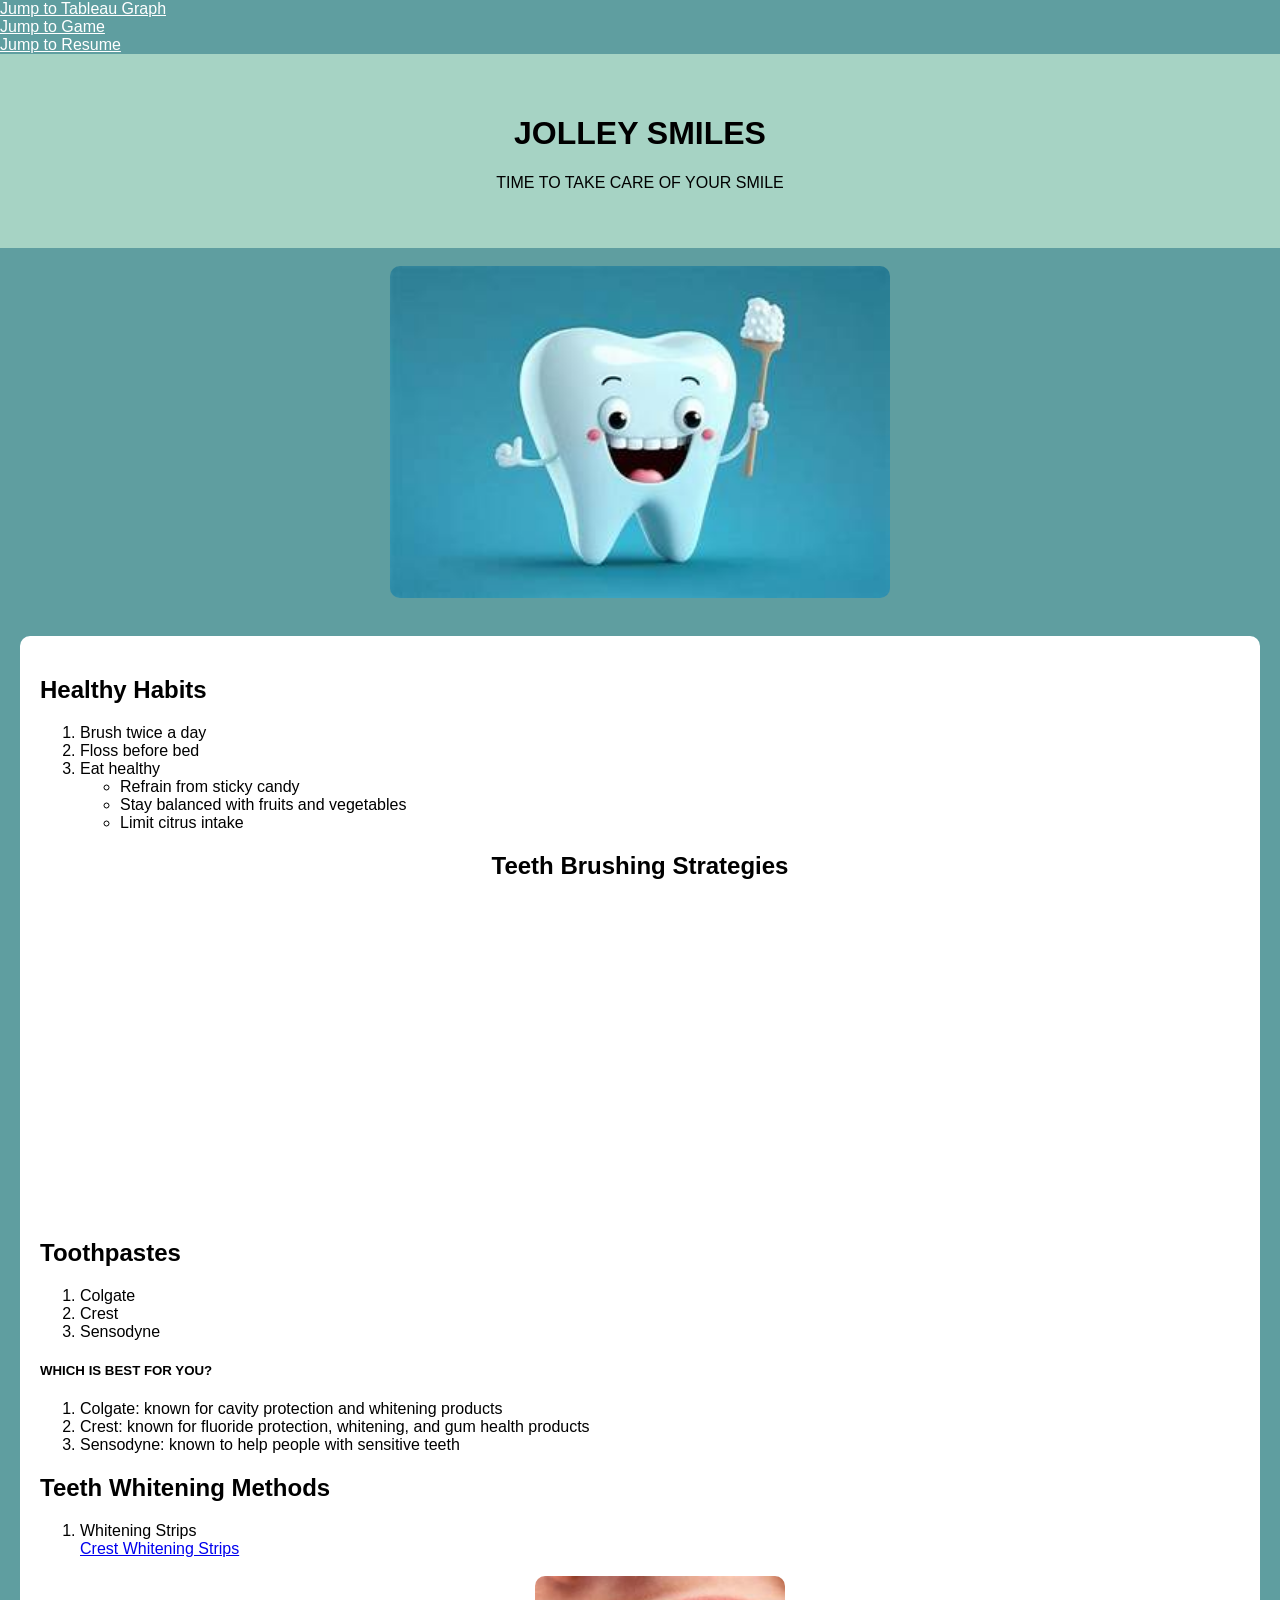
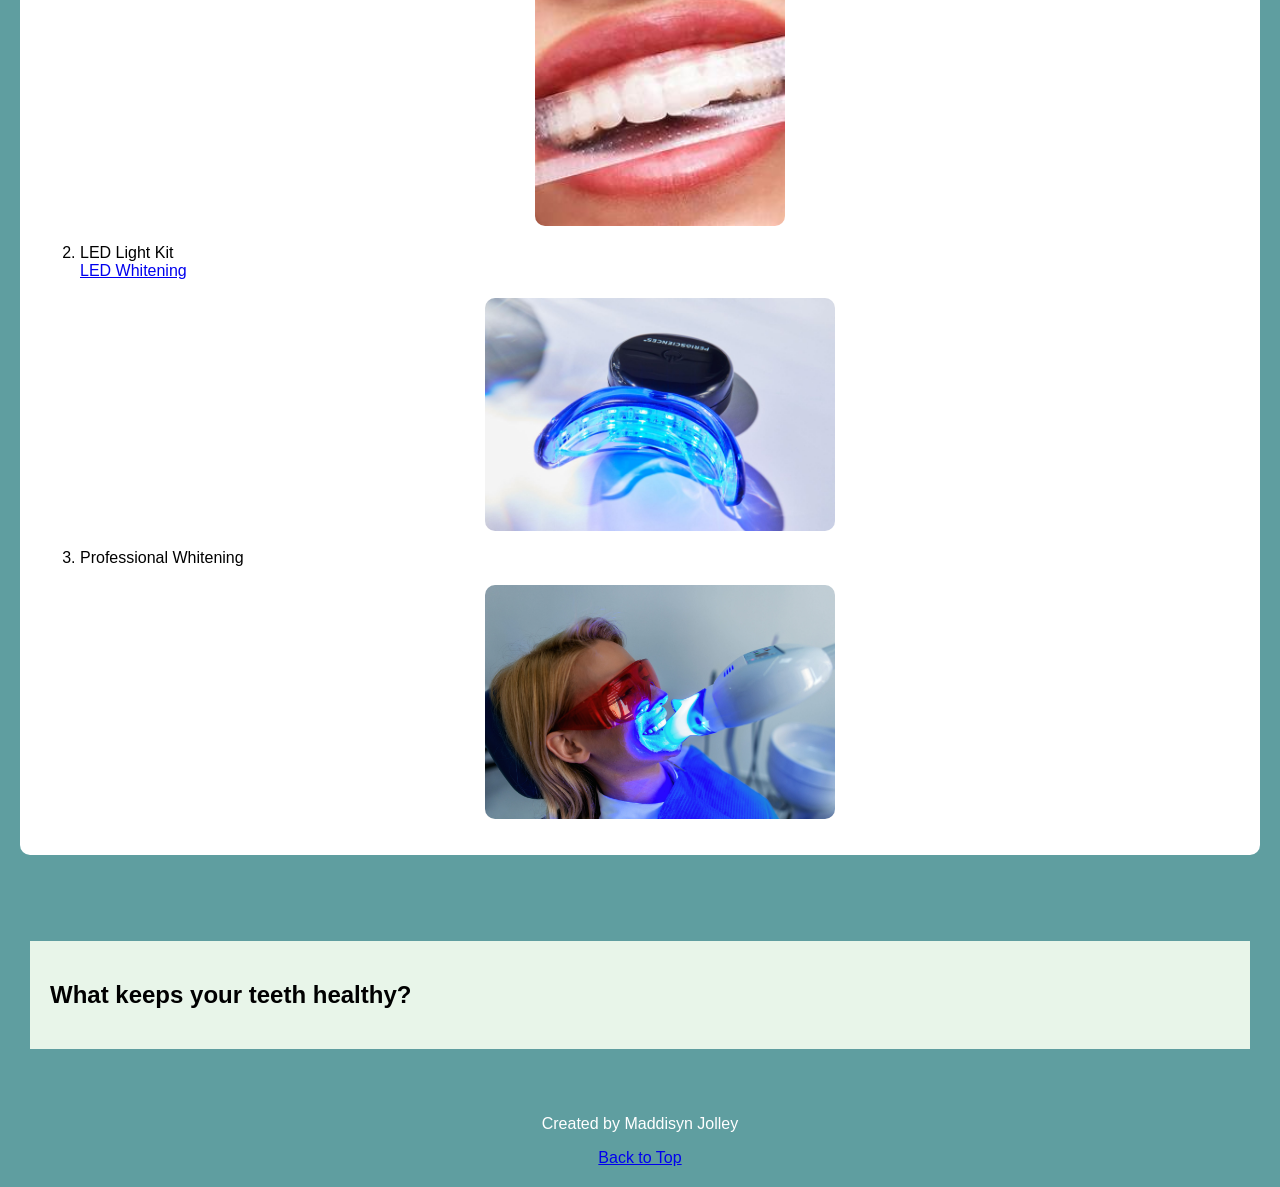
<file: index.html>
<!DOCTYPE html>
<html lang="en">
<head>
    <meta charset="UTF-8">
    <meta name="viewport" content="width=device-width, initial-scale=1.0">
    <title>JOLLEY SMILES</title>

    <link rel="stylesheet" href="styles/indexstyles.css">
</head>

<body id="top">

    <div class="nav">
        <a href="#tableau">Jump to Tableau Graph</a>
        <br>
        <a href="pages/game.html">Jump to Game</a>
        <br>
        <a href="pages/resume.html">Jump to Resume</a>
    </div>

    <div class="header">
        <h1>JOLLEY SMILES</h1>
        <p>TIME TO TAKE CARE OF YOUR SMILE</p>
    </div>

    <br>

    <img src="images/smileyteeth.jpg" alt="Smiley Tooth" width="500">

    <br>

    <div class="content">

        <h2>Healthy Habits</h2>

        <ol>
            <li>Brush twice a day</li>

            <li>Floss before bed</li>

            <li>
                Eat healthy
                <ul>
                    <li>Refrain from sticky candy</li>
                    <li>Stay balanced with fruits and vegetables</li>
                    <li>Limit citrus intake</li>
                </ul>
            </li>
        </ol>

        <div class="video-section">

            <h2>Teeth Brushing Strategies</h2>

            <iframe
                width="500"
                height="315"
                src="https://www.youtube.com/embed/BapR9J86ZZw?si=OQofYc8hWHoC41nx"
                title="YouTube video player"
                frameborder="0"
                allow="accelerometer; autoplay; clipboard-write; encrypted-media; gyroscope; picture-in-picture; web-share"
                referrerpolicy="strict-origin-when-cross-origin"
                allowfullscreen>
            </iframe>

        </div>

        <h2>Toothpastes</h2>

        <ol>
            <li>Colgate</li>
            <li>Crest</li>
            <li>Sensodyne</li>
        </ol>

        <h5>WHICH IS BEST FOR YOU?</h5>

        <ol>
            <li>Colgate: known for cavity protection and whitening products</li>
            <li>Crest: known for fluoride protection, whitening, and gum health products</li>
            <li>Sensodyne: known to help people with sensitive teeth</li>
        </ol>

        <h2>Teeth Whitening Methods</h2>

        <ol>

            <li>
                Whitening Strips
                <br>
                <a href="https://a.co/d/03Ued6ER" target="_blank">
                    Crest Whitening Strips
                </a>
                <br><br>
                <img src="images/whiteningstrips.jpg" alt="Whitening Strips" width="250">
            </li>

            <br>

            <li>
                LED Light Kit
                <br>
                <a href="https://a.co/d/03Ued6ER" target="_blank">
                    LED Whitening
                </a>
                <br><br>
                <img src="images/ledlight.jpeg" alt="LED Light" width="350">
            </li>

            <br>

            <li>
                Professional Whitening
                <br><br>
                <img src="images/professional.jpg" alt="Professional Whitening" width="350">
            </li>

        </ol>

    </div>

    <br>
    <br>

    <div id="tableau" class="tableau-section">

        <h2>What keeps your teeth healthy?</h2>

        <div class="tableauPlaceholder">
            <div class="tableauPlaceholder" id="viz1781560978669" style="position: relative">

                <noscript>
                    <a href="#">
                        <img
                            alt="Essential Vitamins & Minerals"
                            src="https://public.tableau.com/static/images/To/ToothEngineers-VitaminsandMinerals/EssentialVitaminsMinerals/1_rss.png"
                            style="border: none">
                    </a>
                </noscript>

                <object class="tableauViz" style="display:none;">
                    <param name="host_url" value="https%3A%2F%2Fpublic.tableau.com%2F" />
                    <param name="embed_code_version" value="3" />
                    <param name="site_root" value="" />
                    <param name="name" value="ToothEngineers-VitaminsandMinerals/EssentialVitaminsMinerals" />
                    <param name="tabs" value="no" />
                    <param name="toolbar" value="yes" />
                    <param name="static_image" value="https://public.tableau.com/static/images/To/ToothEngineers-VitaminsandMinerals/EssentialVitaminsMinerals/1.png" />
                    <param name="animate_transition" value="yes" />
                    <param name="display_static_image" value="yes" />
                    <param name="display_spinner" value="yes" />
                    <param name="display_overlay" value="yes" />
                    <param name="display_count" value="yes" />
                    <param name="language" value="en-US" />
                </object>

            </div>

            <script type="text/javascript">
                var divElement = document.getElementById('viz1781560978669');
                var vizElement = divElement.getElementsByTagName('object')[0];

                if (divElement.offsetWidth > 800) {
                    vizElement.style.width = '1200px';
                    vizElement.style.height = '827px';
                } else if (divElement.offsetWidth > 500) {
                    vizElement.style.width = '1200px';
                    vizElement.style.height = '827px';
                } else {
                    vizElement.style.width = '100%';
                    vizElement.style.height = (divElement.offsetWidth * 1.77) + 'px';
                }

                var scriptElement = document.createElement('script');
                scriptElement.src = 'https://public.tableau.com/javascripts/api/viz_v1.js';
                vizElement.parentNode.insertBefore(scriptElement, vizElement);
            </script>

        </div>

    </div>

    <div class="footer">
        <p>Created by Maddisyn Jolley</p>
        <a href="#top">Back to Top</a>
    </div>

</body>
</html>
</file>
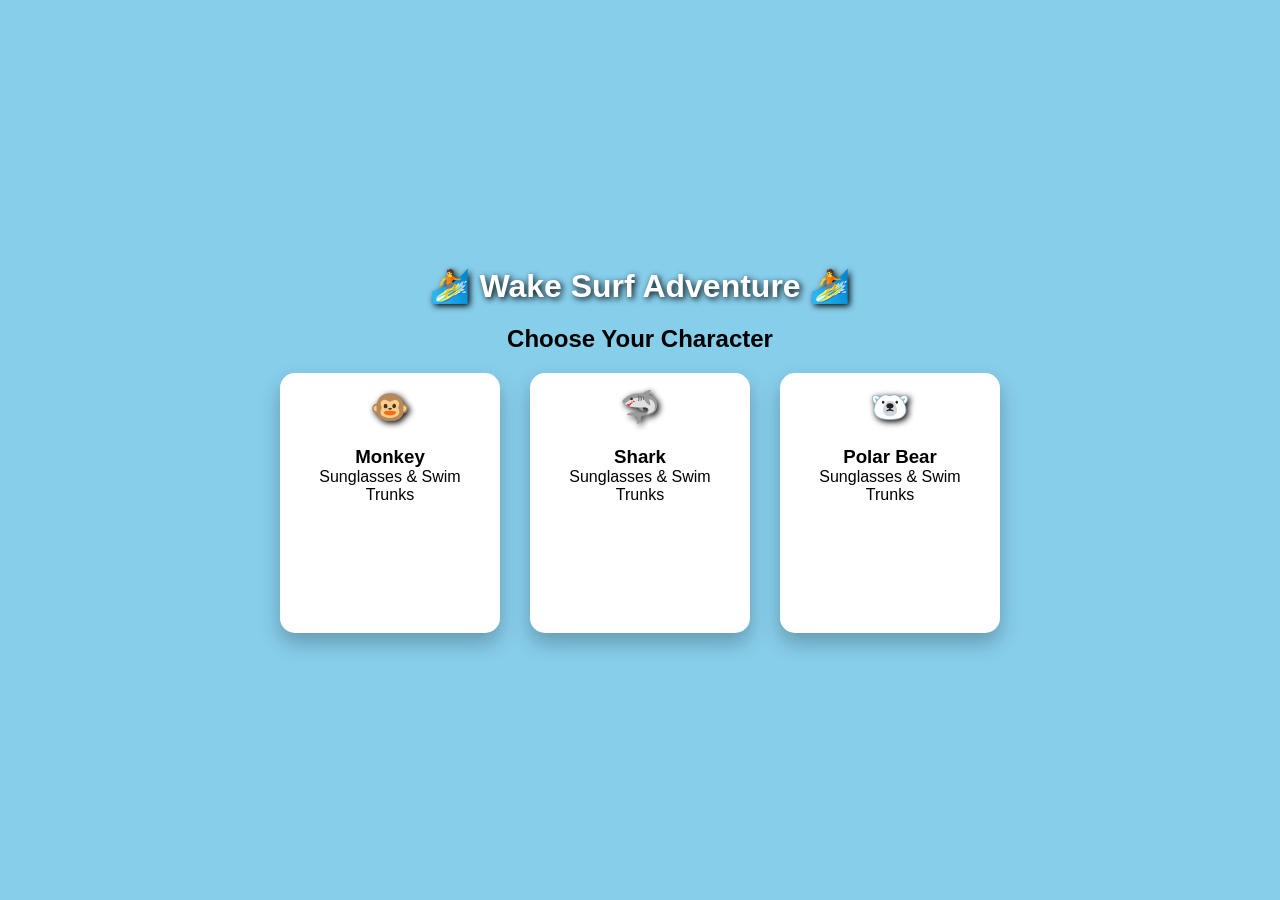
<file: pages/game.html>
<!DOCTYPE html>
<html lang="en">
<head>
<meta charset="UTF-8">
<meta name="viewport" content="width=device-width, initial-scale=1.0">
<title>Wake Surf Adventure</title>

<style>
*{
margin:0;
padding:0;
box-sizing:border-box;
font-family:Arial,sans-serif;
}

body{
overflow:hidden;
background:#87ceeb;
}

.screen{
width:100vw;
height:100vh;
display:flex;
flex-direction:column;
justify-content:center;
align-items:center;
text-align:center;
}

.hidden{
display:none;
}

h1{
margin-bottom:20px;
color:white;
text-shadow:2px 2px 6px black;
}

h2{
margin-bottom:20px;
}

.choice-row{
display:flex;
gap:30px;
flex-wrap:wrap;
justify-content:center;
}

.card{
width:220px;
height:260px;
background:white;
border-radius:15px;
padding:15px;
cursor:pointer;
transition:.3s;
box-shadow:0 10px 20px rgba(0,0,0,.25);
}

.card:hover{
transform:scale(1.05);
}

.board{
width:120px;
height:25px;
border-radius:20px;
margin:40px auto;
}

#game{
position:relative;
width:100vw;
height:100vh;
overflow:hidden;
}

#sky{
position:absolute;
inset:0;
background:#87ceeb;
transition:background 5s;
}

#stars{
position:absolute;
inset:0;
display:none;
pointer-events:none;
}

.star{
position:absolute;
color:white;
font-size:14px;
}

#lake{
position:absolute;
bottom:0;
width:100%;
height:60%;
background:#1d89d4;
}

#wake{
position:absolute;
bottom:0;
left:50%;
transform:translateX(-50%);
width:700px;
height:350px;
background:linear-gradient(
to bottom,
rgba(255,255,255,.85),
rgba(255,255,255,.08)
);
clip-path:polygon(50% 0%,100% 100%,0% 100%);
}

.foam{
position:absolute;
inset:0;
background:
repeating-linear-gradient(
90deg,
rgba(255,255,255,.4) 0,
rgba(255,255,255,.4) 10px,
transparent 10px,
transparent 20px
);
animation:foamMove 3s linear infinite;
}

@keyframes foamMove{
from{transform:translateY(0);}
to{transform:translateY(40px);}
}

#surfer{
position:absolute;
bottom:140px;
left:50%;
transform:translateX(-50%);
transition:left .15s;
}

#boardDisplay{
width:90px;
height:18px;
border-radius:20px;
margin:auto;
position:relative;
top:-5px;
}

#animal{
position:relative;
width:80px;
height:130px;
margin:auto;
}

.head{
width:50px;
height:50px;
border-radius:50%;
margin:auto;
}

.glasses{
width:36px;
height:10px;
background:black;
position:absolute;
top:18px;
left:22px;
border-radius:4px;
}

.body{
width:40px;
height:45px;
margin:auto;
}

.trunks{
width:40px;
height:22px;
background:#00aaff;
margin:auto;
}

.legs{
width:30px;
height:20px;
margin:auto;
border-left:4px solid black;
border-right:4px solid black;
}

#score{
position:absolute;
top:15px;
left:15px;
font-size:30px;
font-weight:bold;
color:white;
text-shadow:2px 2px 5px black;
}

#timer{
position:absolute;
top:15px;
right:15px;
font-size:30px;
font-weight:bold;
color:white;
text-shadow:2px 2px 5px black;
}

#bottle{
position:absolute;
width:24px;
height:58px;
display:none;
cursor:pointer;
}

.cap{
width:14px;
height:8px;
background:#4ea7ff;
margin:auto;
border-radius:3px;
}

.bottleBody{
width:24px;
height:50px;
background:rgba(255,255,255,.75);
border:2px solid rgba(255,255,255,.9);
border-radius:8px;
}

.label{
width:18px;
height:16px;
background:#aee3ff;
margin:12px auto;
}

#instructions{
position:absolute;
bottom:10px;
width:100%;
text-align:center;
color:white;
font-weight:bold;
text-shadow:2px 2px 5px black;
}

#gameOver{
position:absolute;
inset:0;
background:rgba(0,0,0,.85);
display:none;
flex-direction:column;
justify-content:center;
align-items:center;
color:white;
z-index:100;
}

button{
padding:15px 30px;
border:none;
border-radius:8px;
cursor:pointer;
font-size:18px;
margin-top:15px;
}
</style>
</head>
<body>

<!-- CHARACTER SELECT -->

<div id="characterScreen" class="screen">

<h1>🏄 Wake Surf Adventure 🏄</h1>
<h2>Choose Your Character</h2>

<div class="choice-row">

<div class="card" onclick="chooseCharacter('monkey')">
<h1>🐵</h1>
<h3>Monkey</h3>
<p>Sunglasses & Swim Trunks</p>
</div>

<div class="card" onclick="chooseCharacter('shark')">
<h1>🦈</h1>
<h3>Shark</h3>
<p>Sunglasses & Swim Trunks</p>
</div>

<div class="card" onclick="chooseCharacter('bear')">
<h1>🐻‍❄️</h1>
<h3>Polar Bear</h3>
<p>Sunglasses & Swim Trunks</p>
</div>

</div>

</div>

<!-- BOARD SELECT -->

<div id="boardScreen" class="screen hidden">

<h1>Choose Your Wake Board</h1>

<div class="choice-row">

<div class="card" onclick="chooseBoard('red')">
<div class="board" style="background:red;"></div>
<h3>Red</h3>
</div>

<div class="card" onclick="chooseBoard('lime')">
<div class="board" style="background:lime;"></div>
<h3>Neon Green</h3>
</div>

<div class="card" onclick="chooseBoard('purple')">
<div class="board" style="background:purple;"></div>
<h3>Purple</h3>
</div>

</div>

</div>

<!-- GAME -->

<div id="game" class="hidden">

<div id="sky"></div>

<div id="stars"></div>

<div id="score">Points: 0</div>

<div id="timer">3:00</div>

<div id="lake"></div>

<div id="wake">
<div class="foam"></div>
</div>

<div id="surfer">

<div id="animal">

<div class="head"></div>

<div class="glasses"></div>

<div class="body"></div>

<div class="trunks"></div>

<div class="legs"></div>

</div>

<div id="boardDisplay"></div>

</div>

<div id="bottle">

<div class="cap"></div>

<div class="bottleBody">

<div class="label"></div>

</div>

</div>

<div id="instructions">
⬅️ ➡️ Move To Collect Bottles 
</div>

<div id="gameOver">

<h1>🌙 Night Has Fallen 🌙</h1>

<h2 id="finalScore"></h2>

<button onclick="location.reload()">Play Again</button>

</div>

</div>

<script>

let character="";
let boardColor="";
let score=0;
let timeLeft=180;
let surferPos=50;

const game=document.getElementById("game");
const bottle=document.getElementById("bottle");

function chooseCharacter(c){

character=c;

document.getElementById("characterScreen").classList.add("hidden");
document.getElementById("boardScreen").classList.remove("hidden");

}

function chooseBoard(color){

boardColor=color;

document.getElementById("boardScreen").classList.add("hidden");
game.classList.remove("hidden");

setupCharacter();

startGame();

}

function setupCharacter(){

let head=document.querySelector(".head");
let body=document.querySelector(".body");

if(character==="monkey"){
head.style.background="#8B5A2B";
body.style.background="#8B5A2B";
}

if(character==="shark"){
head.style.background="#7a8c9d";
body.style.background="#7a8c9d";
}

if(character==="bear"){
head.style.background="#ffffff";
body.style.background="#ffffff";
}

document.getElementById("boardDisplay").style.background=boardColor;

}

function startGame(){

setInterval(updateTimer,1000);

setInterval(()=>{

if(timeLeft>0){

spawnBottle();

}

},3000);

}

function spawnBottle(){

let x=Math.random()*60+20;

bottle.style.left=x+"%";
bottle.style.bottom=(Math.random()*20+18)+"%";

bottle.style.display="block";

setTimeout(()=>{

bottle.style.display="none";

},2000);

}

document.addEventListener("keydown",(e)=>{

if(game.classList.contains("hidden")) return;

if(e.key==="ArrowLeft"){
surferPos-=4;
}

if(e.key==="ArrowRight"){
surferPos+=4;
}

surferPos=Math.max(25,Math.min(75,surferPos));

document.getElementById("surfer").style.left=
surferPos+"%";
checkBottleCollision();
if(e.key==="ArrowUp"){



setTimeout(()=>{



},600);

}

});
function checkBottleCollision(){

if(bottle.style.display==="none") return;

let bottleX=parseFloat(bottle.style.left);

if(Math.abs(bottleX-surferPos)<5){

score++;

document.getElementById("score").innerHTML=
"Points: "+score;

bottle.style.display="none";

}

}

function updateTimer(){

timeLeft--;

let m=Math.floor(timeLeft/60);
let s=timeLeft%60;

document.getElementById("timer").innerHTML=
m+":"+(s<10?"0":"")+s;

let sky=document.getElementById("sky");

if(timeLeft<=120 && timeLeft>60){

sky.style.background="#4e83d4";

}

if(timeLeft<=60 && timeLeft>0){

sky.style.background="#ff9c42";

}

if(timeLeft<=0){

endGame();

}

}
setInterval(checkBottleCollision,50);

function endGame(){

document.getElementById("sky").style.background="#081427";

let stars=document.getElementById("stars");

stars.style.display="block";

for(let i=0;i<120;i++){

let star=document.createElement("div");

star.className="star";

star.innerHTML="✦";

star.style.left=Math.random()*100+"%";

star.style.top=Math.random()*60+"%";

stars.appendChild(star);

}

document.getElementById("finalScore").innerHTML=
"Final Score: "+score+" Bottles Collected";

document.getElementById("gameOver").style.display="flex";

}

</script>

</body>
</html>
</file>
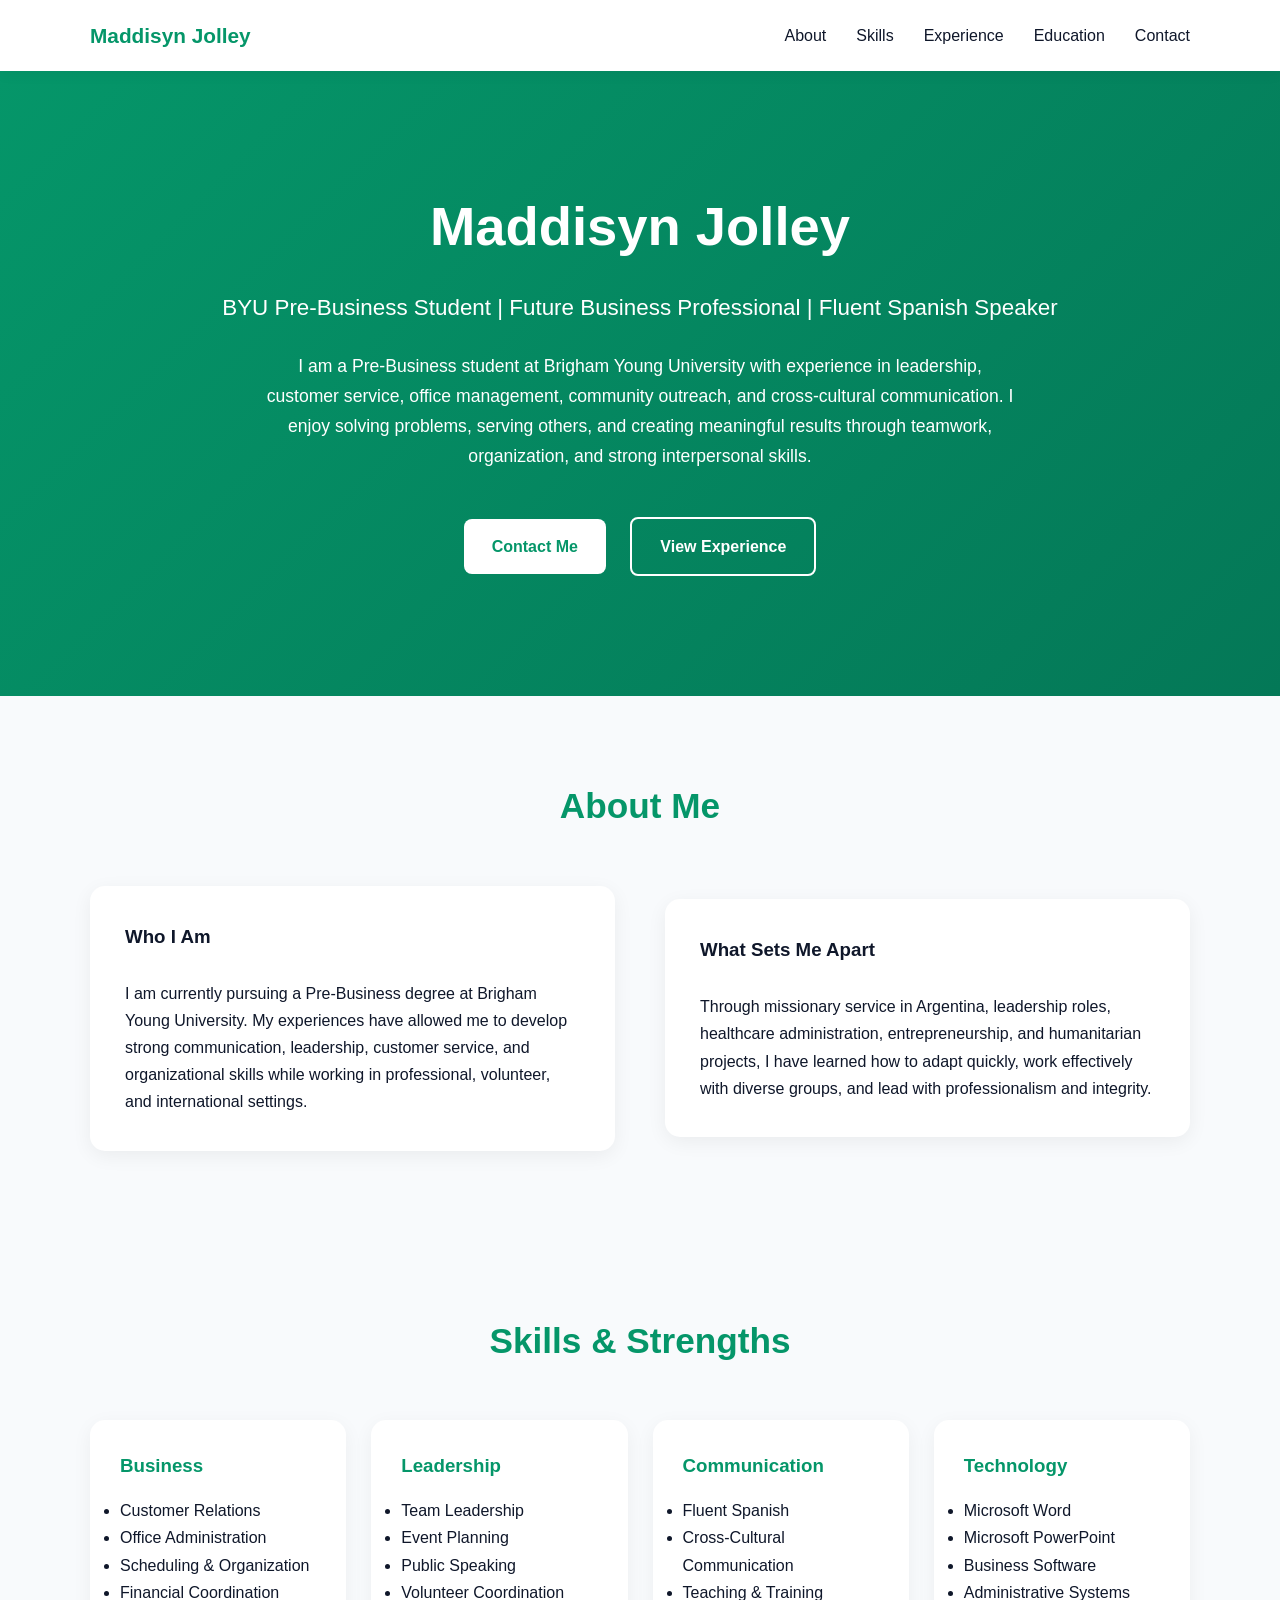
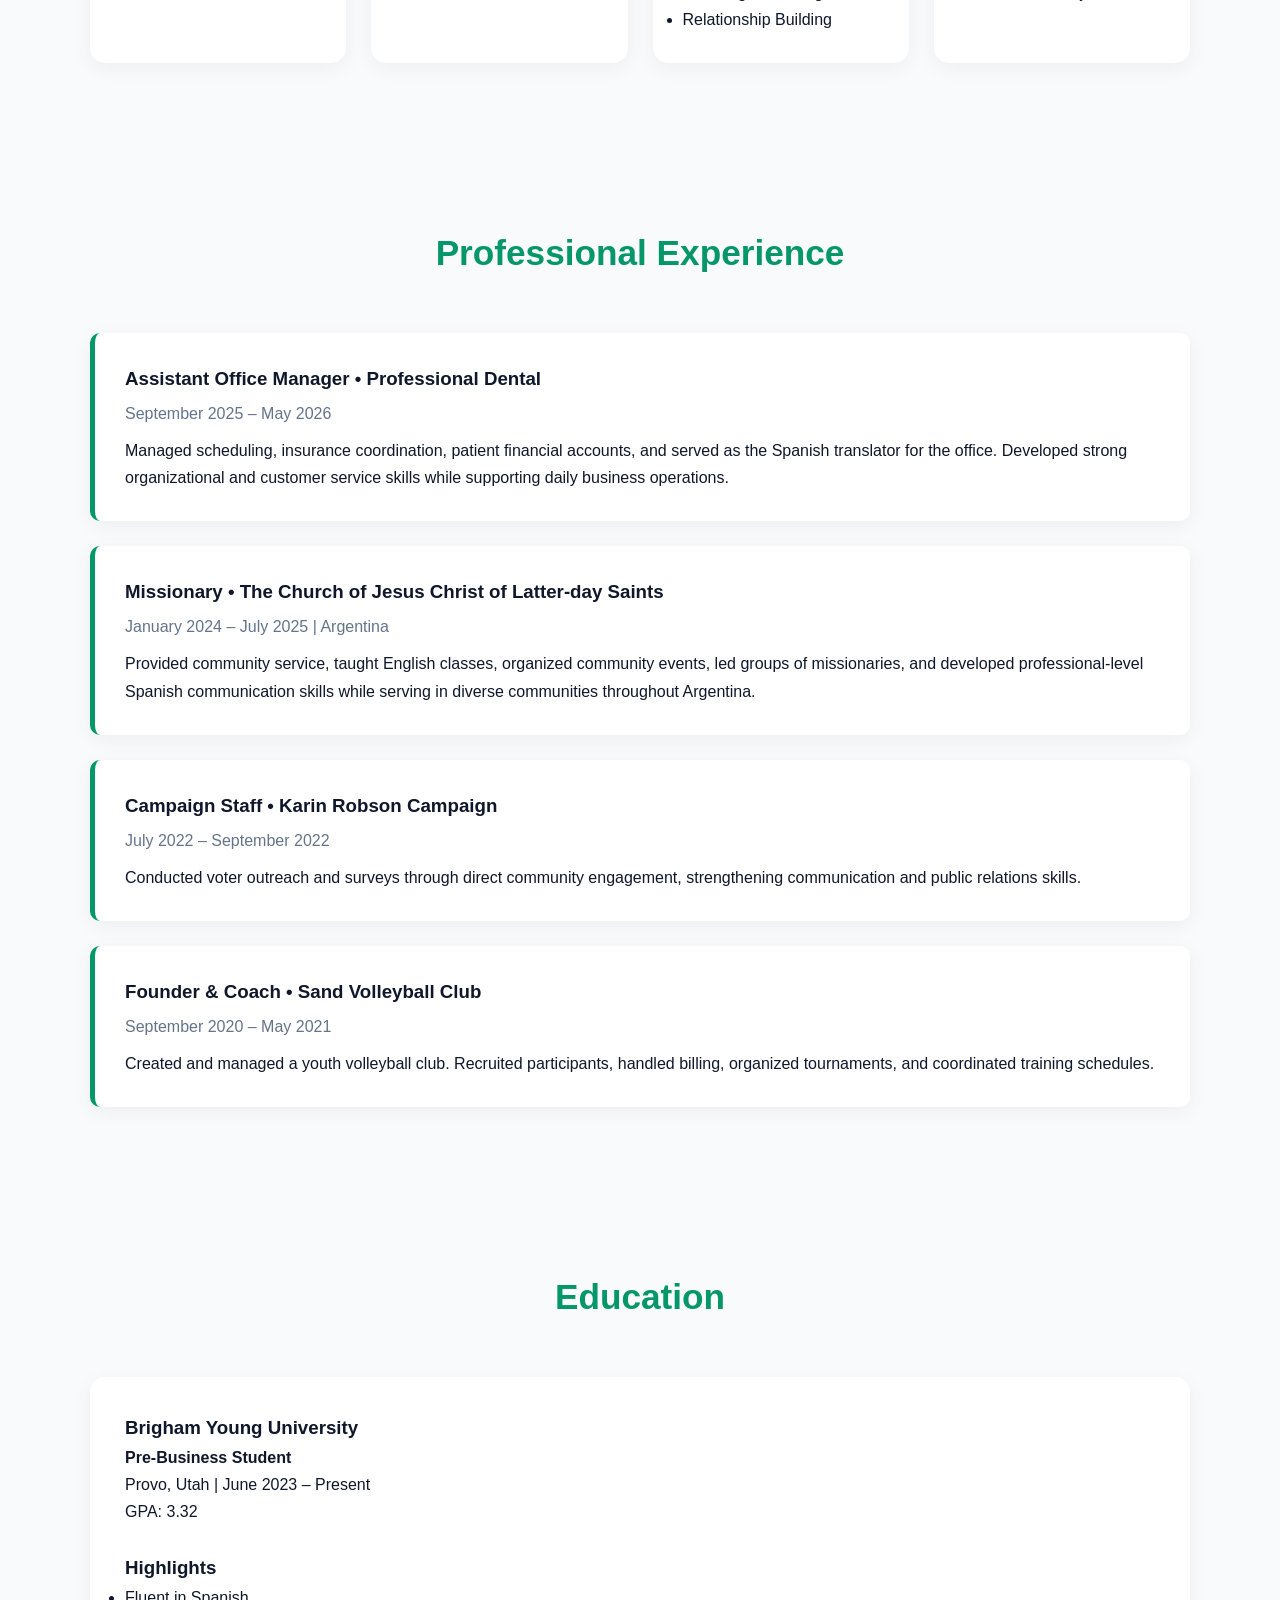
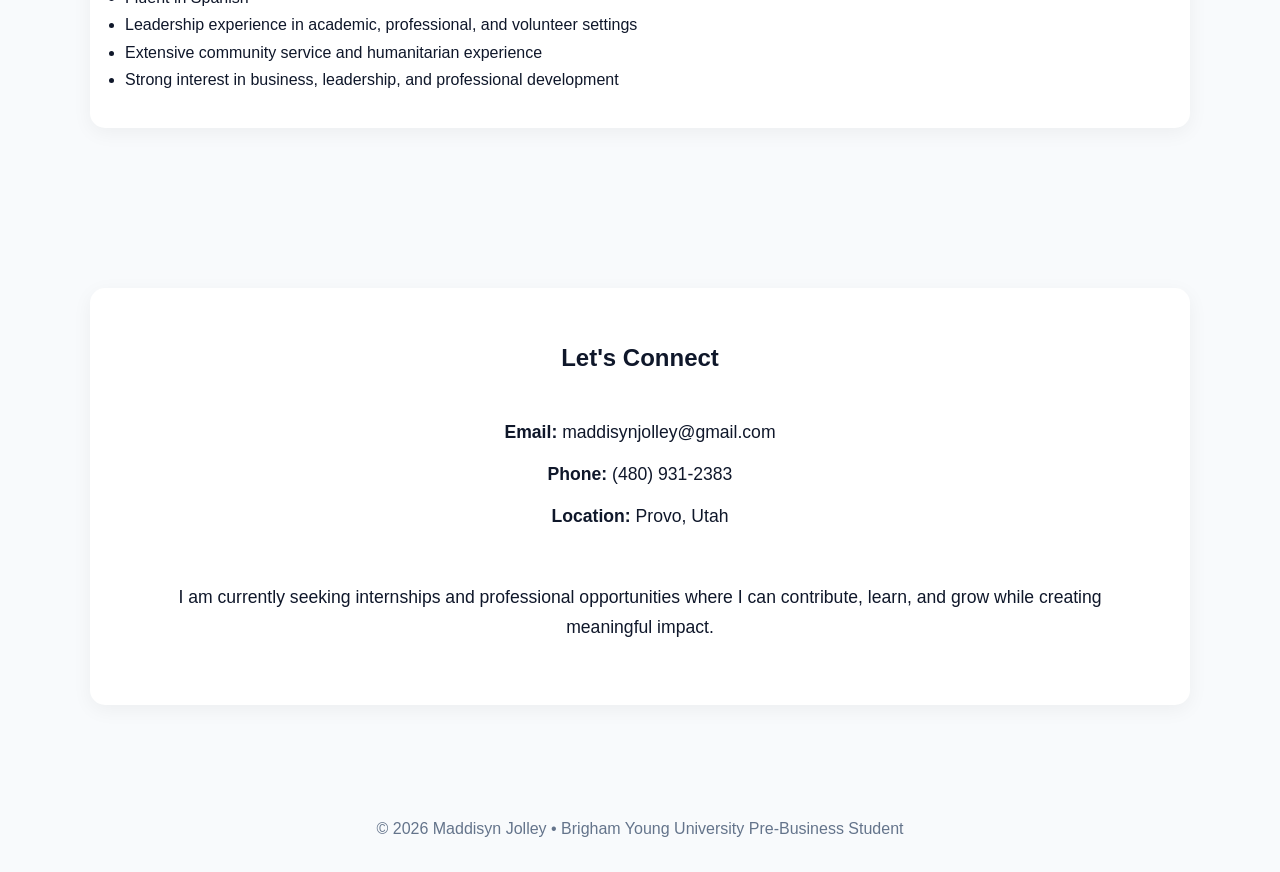
<file: pages/resume.html>
<!DOCTYPE html>
<html lang="en">
<head>
<meta charset="UTF-8">
<meta name="viewport" content="width=device-width, initial-scale=1.0">
<title>Maddisyn Jolley | BYU Pre-Business Student</title>

<style>
:root{
    --emerald:#059669;
    --emerald-dark:#047857;
    --light:#f8fafc;
    --gray:#64748b;
    --dark:#0f172a;
    --card:#ffffff;
}

*{
    margin:0;
    padding:0;
    box-sizing:border-box;
}

body{
    font-family: 'Segoe UI', Tahoma, Geneva, Verdana, sans-serif;
    background:#f8fafc;
    color:var(--dark);
    line-height:1.7;
}

.container{
    width:90%;
    max-width:1100px;
    margin:auto;
}

header{
    background:white;
    box-shadow:0 2px 15px rgba(0,0,0,.05);
    position:sticky;
    top:0;
    z-index:100;
}

nav{
    display:flex;
    justify-content:space-between;
    align-items:center;
    padding:18px 0;
}

.logo{
    font-size:1.3rem;
    font-weight:700;
    color:var(--emerald);
}

nav ul{
    display:flex;
    list-style:none;
    gap:30px;
}

nav a{
    text-decoration:none;
    color:var(--dark);
    font-weight:500;
}

nav a:hover{
    color:var(--emerald);
}

.hero{
    background:linear-gradient(135deg,var(--emerald),var(--emerald-dark));
    color:white;
    padding:110px 20px;
    text-align:center;
}

.hero h1{
    font-size:3.4rem;
    margin-bottom:15px;
}

.hero h2{
    font-size:1.4rem;
    font-weight:400;
    margin-bottom:25px;
}

.hero p{
    max-width:750px;
    margin:auto;
    font-size:1.1rem;
}

.buttons{
    margin-top:35px;
}

.btn{
    display:inline-block;
    padding:14px 28px;
    margin:10px;
    border-radius:8px;
    text-decoration:none;
    font-weight:600;
    transition:.3s;
}

.btn-primary{
    background:white;
    color:var(--emerald);
}

.btn-primary:hover{
    transform:translateY(-3px);
}

.btn-secondary{
    border:2px solid white;
    color:white;
}

.btn-secondary:hover{
    background:white;
    color:var(--emerald);
}

section{
    padding:80px 0;
}

.section-title{
    text-align:center;
    margin-bottom:50px;
}

.section-title h2{
    font-size:2.2rem;
    color:var(--emerald);
}

.about{
    display:grid;
    grid-template-columns:1fr 1fr;
    gap:50px;
    align-items:center;
}

.about-card{
    background:white;
    padding:35px;
    border-radius:15px;
    box-shadow:0 5px 20px rgba(0,0,0,.06);
}

.skills{
    display:grid;
    grid-template-columns:repeat(auto-fit,minmax(250px,1fr));
    gap:25px;
}

.skill-card{
    background:white;
    padding:30px;
    border-radius:15px;
    box-shadow:0 5px 20px rgba(0,0,0,.05);
}

.skill-card h3{
    color:var(--emerald);
    margin-bottom:15px;
}

.timeline{
    display:grid;
    gap:25px;
}

.job{
    background:white;
    padding:30px;
    border-left:5px solid var(--emerald);
    border-radius:10px;
    box-shadow:0 5px 20px rgba(0,0,0,.05);
}

.job h3{
    margin-bottom:5px;
}

.job .date{
    color:var(--gray);
    margin-bottom:10px;
}

.education{
    background:white;
    padding:35px;
    border-radius:15px;
    box-shadow:0 5px 20px rgba(0,0,0,.05);
}

.contact{
    text-align:center;
    background:white;
    border-radius:15px;
    padding:50px;
    box-shadow:0 5px 20px rgba(0,0,0,.05);
}

.contact p{
    margin:12px 0;
    font-size:1.1rem;
}

footer{
    text-align:center;
    padding:30px;
    color:var(--gray);
}

@media(max-width:768px){

.hero h1{
    font-size:2.4rem;
}

.about{
    grid-template-columns:1fr;
}

nav{
    flex-direction:column;
    gap:15px;
}

nav ul{
    flex-wrap:wrap;
    justify-content:center;
}
}
</style>
</head>

<body>

<header>
<div class="container">
<nav>
<div class="logo">Maddisyn Jolley</div>

<ul>
<li><a href="#about">About</a></li>
<li><a href="#skills">Skills</a></li>
<li><a href="#experience">Experience</a></li>
<li><a href="#education">Education</a></li>
<li><a href="#contact">Contact</a></li>
</ul>
</nav>
</div>
</header>

<section class="hero">
<div class="container">

<h1>Maddisyn Jolley</h1>

<h2>BYU Pre-Business Student | Future Business Professional | Fluent Spanish Speaker</h2>

<p>
I am a Pre-Business student at Brigham Young University with experience in leadership,
customer service, office management, community outreach, and cross-cultural communication.
I enjoy solving problems, serving others, and creating meaningful results through teamwork,
organization, and strong interpersonal skills.
</p>

<div class="buttons">
<a href="#contact" class="btn btn-primary">Contact Me</a>
<a href="#experience" class="btn btn-secondary">View Experience</a>
</div>

</div>
</section>

<section id="about">
<div class="container">

<div class="section-title">
<h2>About Me</h2>
</div>

<div class="about">

<div class="about-card">
<h3>Who I Am</h3>
<br>
<p>
I am currently pursuing a Pre-Business degree at Brigham Young University. My experiences
have allowed me to develop strong communication, leadership, customer service, and
organizational skills while working in professional, volunteer, and international settings.
</p>
</div>

<div class="about-card">
<h3>What Sets Me Apart</h3>
<br>
<p>
Through missionary service in Argentina, leadership roles, healthcare administration,
entrepreneurship, and humanitarian projects, I have learned how to adapt quickly,
work effectively with diverse groups, and lead with professionalism and integrity.
</p>
</div>

</div>
</div>
</section>

<section id="skills">
<div class="container">

<div class="section-title">
<h2>Skills & Strengths</h2>
</div>

<div class="skills">

<div class="skill-card">
<h3>Business</h3>
<ul>
<li>Customer Relations</li>
<li>Office Administration</li>
<li>Scheduling & Organization</li>
<li>Financial Coordination</li>
</ul>
</div>

<div class="skill-card">
<h3>Leadership</h3>
<ul>
<li>Team Leadership</li>
<li>Event Planning</li>
<li>Public Speaking</li>
<li>Volunteer Coordination</li>
</ul>
</div>

<div class="skill-card">
<h3>Communication</h3>
<ul>
<li>Fluent Spanish</li>
<li>Cross-Cultural Communication</li>
<li>Teaching & Training</li>
<li>Relationship Building</li>
</ul>
</div>

<div class="skill-card">
<h3>Technology</h3>
<ul>
<li>Microsoft Word</li>
<li>Microsoft PowerPoint</li>
<li>Business Software</li>
<li>Administrative Systems</li>
</ul>
</div>

</div>
</div>
</section>

<section id="experience">
<div class="container">

<div class="section-title">
<h2>Professional Experience</h2>
</div>

<div class="timeline">

<div class="job">
<h3>Assistant Office Manager • Professional Dental</h3>
<div class="date">September 2025 – May 2026</div>
<p>
Managed scheduling, insurance coordination, patient financial accounts, and served as the
Spanish translator for the office. Developed strong organizational and customer service skills
while supporting daily business operations.
</p>
</div>

<div class="job">
<h3>Missionary • The Church of Jesus Christ of Latter-day Saints</h3>
<div class="date">January 2024 – July 2025 | Argentina</div>
<p>
Provided community service, taught English classes, organized community events, led groups
of missionaries, and developed professional-level Spanish communication skills while serving
in diverse communities throughout Argentina.
</p>
</div>

<div class="job">
<h3>Campaign Staff • Karin Robson Campaign</h3>
<div class="date">July 2022 – September 2022</div>
<p>
Conducted voter outreach and surveys through direct community engagement, strengthening
communication and public relations skills.
</p>
</div>

<div class="job">
<h3>Founder & Coach • Sand Volleyball Club</h3>
<div class="date">September 2020 – May 2021</div>
<p>
Created and managed a youth volleyball club. Recruited participants, handled billing,
organized tournaments, and coordinated training schedules.
</p>
</div>

</div>
</div>
</section>

<section id="education">
<div class="container">

<div class="section-title">
<h2>Education</h2>
</div>

<div class="education">

<h3>Brigham Young University</h3>
<p><strong>Pre-Business Student</strong></p>
<p>Provo, Utah | June 2023 – Present</p>
<p>GPA: 3.32</p>

<br>

<h3>Highlights</h3>
<ul>
<li>Fluent in Spanish</li>
<li>Leadership experience in academic, professional, and volunteer settings</li>
<li>Extensive community service and humanitarian experience</li>
<li>Strong interest in business, leadership, and professional development</li>
</ul>

</div>

</div>
</section>

<section id="contact">
<div class="container">

<div class="contact">

<h2>Let's Connect</h2>

<br>

<p><strong>Email:</strong> maddisynjolley@gmail.com</p>
<p><strong>Phone:</strong> (480) 931-2383</p>
<p><strong>Location:</strong> Provo, Utah</p>

<br>

<p>
I am currently seeking internships and professional opportunities where I can contribute,
learn, and grow while creating meaningful impact.
</p>

</div>

</div>
</section>

<footer>
© 2026 Maddisyn Jolley • Brigham Young University Pre-Business Student
</footer>

</body>
</html>
</file>
<file: styles/indexstyles.css>
body {
    background-color: cadetblue;
    font-family: Arial, sans-serif;
    color: black;
    margin: 0;
}


.nav {
    text-align: left;
}

.nav a {
    color: white;
    
}


.header {
    text-align: center;
    padding: 40px;
    background-color: rgb(166, 211, 196);
}

.content {
    margin: 20px;
    padding: 20px;
    background-color: rgb(255, 255, 255);
    border-radius: 10px;
}


.video-section {
    margin: 15px;
    .video {
    width: 10px;
    height: 50px;
}
    text-align: center;

    

}


.tableau-section {
    margin: 30px;
    padding: 20px;
    background-color: #e8f5e9;
}


.footer {
    text-align: center;
    padding: 20px;

    color: white;
}


img {
    display: block;
    margin: auto;
    border-radius: 10px;
}
</file>
